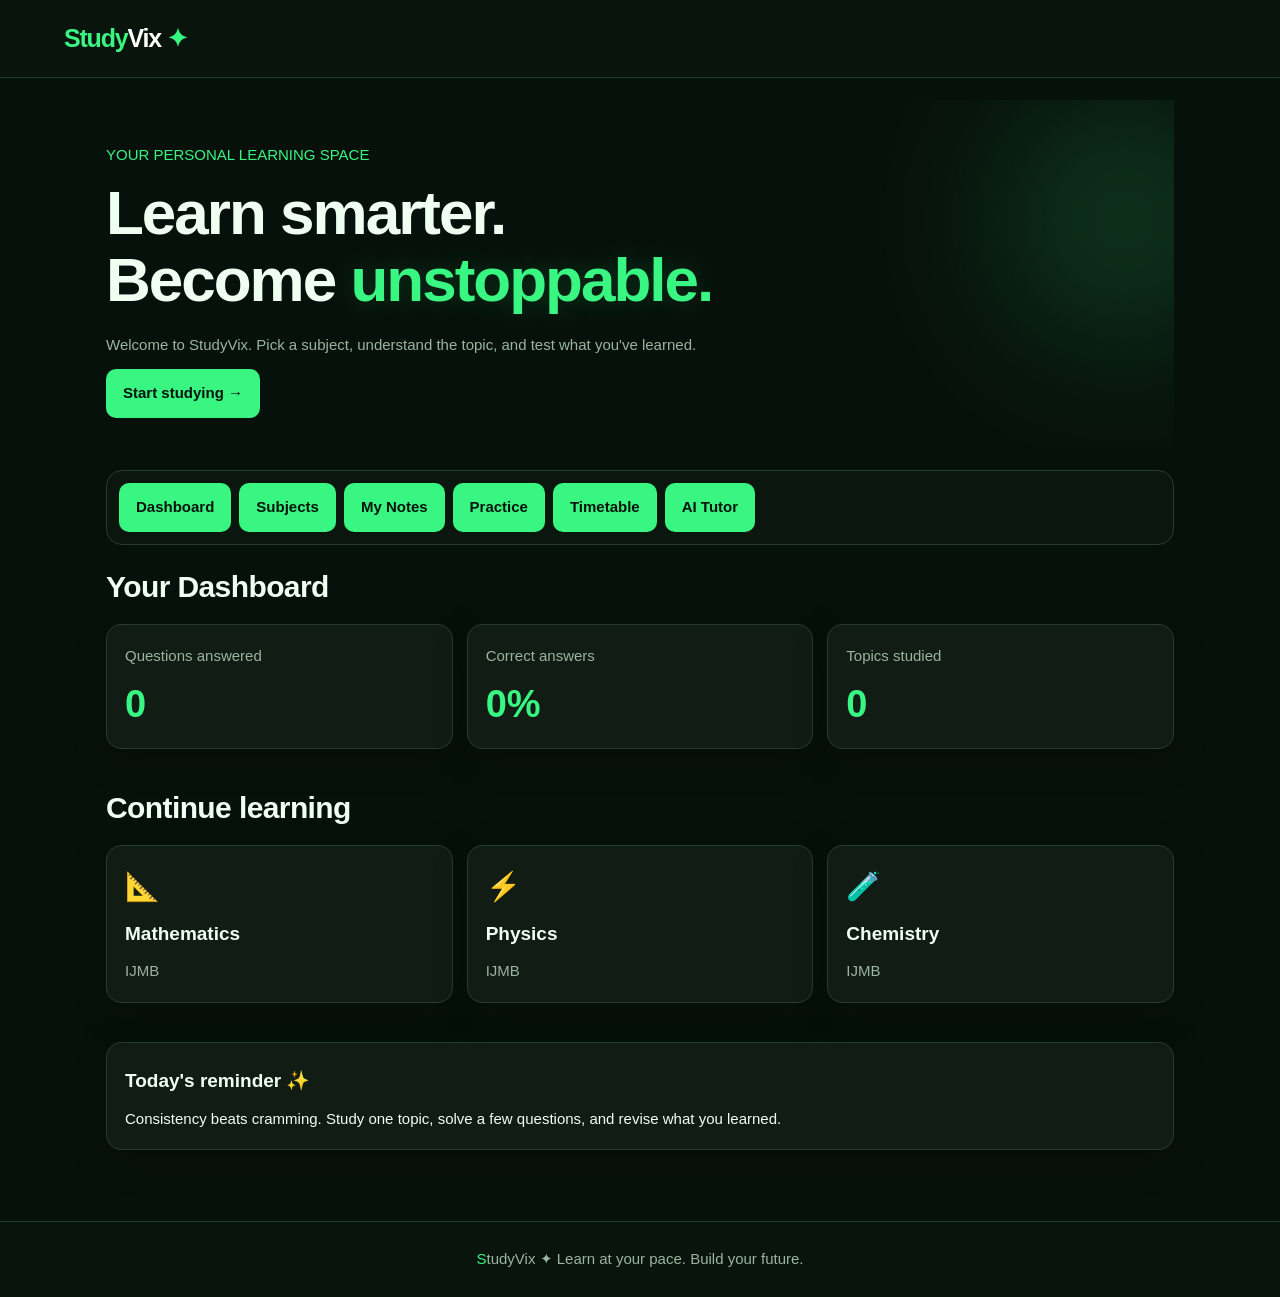
<file: index.html>
<!DOCTYPE html>
<html lang="en">
<head><link rel="stylesheet" href="style.css">
<meta charset="UTF-8">
<meta name="viewport" content="width=device-width, initial-scale=1">
<title>StudyVix | IJMB & JAMB</title>
<style>
:root{--bg:#07110b;--card:#101c14;--green:#39f582;--text:#effff2;--muted:#9bb5a1}
*{box-sizing:border-box}
body{margin:0;background:var(--bg);color:var(--text);font-family:Arial,sans-serif}
header{padding:18px 5%;display:flex;justify-content:space-between;align-items:center;background:#09140c;border-bottom:1px solid #263c2d;position:sticky;top:0}
.logo{font-size:25px;font-weight:900;color:var(--green)}
.logo span{color:white}
main{max-width:1100px;margin:auto;padding:22px 16px}
h1{font-size:clamp(30px,5vw,48px)}
h1 span{color:var(--green)}
p{line-height:1.7}
.muted{color:var(--muted)}
button{padding:12px 15px;border:0;border-radius:10px;background:var(--green);color:#06130a;font-weight:bold;cursor:pointer}
input,select,textarea{width:100%;padding:12px;margin:6px 0 12px;background:#08130b;border:1px solid #263c2d;border-radius:9px;color:white}
.grid{display:grid;grid-template-columns:repeat(auto-fit,minmax(220px,1fr));gap:14px}
.card{background:var(--card);border:1px solid #263c2d;border-radius:15px;padding:18px;margin-bottom:14px}
.nav{display:flex;gap:8px;flex-wrap:wrap;margin:22px 0}
.nav button{background:#15251a;color:white}
.page{display:none}.page.active{display:block}
.subject{cursor:pointer}.subject:hover{border-color:var(--green)}
.small{font-size:13px;color:var(--muted)}
.answer{display:block;width:100%;text-align:left;margin:8px 0;background:#15251a;color:white;border:1px solid #263c2d}
.green{color:var(--green)}
.hidden{display:none}
footer{text-align:center;padding:25px;color:var(--muted)}
</style>
</head>
<body>
<header>
<div class="logo">Study<span>Vix</span> ✦</div>
</header>

<main>
<section id="welcome">
<p class="green">YOUR PERSONAL LEARNING SPACE</p>
<h1>Learn smarter.<br>Become <span>unstoppable.</span></h1>
<p class="muted">Your IJMB and JAMB study companion. Understand topics, take quizzes, organize your classes, and track your progress.</p>
<button onclick="showPage('subjects')">Start studying →</button>
</section>

<div class="nav">
<button onclick="showPage('dashboard')">Dashboard</button>
<button onclick="showPage('subjects')">Subjects</button>
<button onclick="showPage('notes')">My Notes</button>
<button onclick="showPage('practice')">Practice</button>
<button onclick="showPage('timetable')">Timetable</button>
<button onclick="showPage('tutor')">AI Tutor</button>
</div>

<section id="dashboard" class="page active">
<h2>Your Dashboard</h2>
<div class="grid">
<div class="card"><p class="muted">Questions answered</p><h1 class="green" id="answered">0</h1></div>
<div class="card"><p class="muted">Correct answers</p><h1 class="green" id="accuracy">0%</h1></div>
<div class="card"><p class="muted">Topics studied</p><h1 class="green" id="studied">0</h1></div>
</div>
<h2>Continue learning</h2>
<div id="quickSubjects" class="grid"></div>
<div class="card"><h3>Today's reminder ✨</h3><p>Consistency beats cramming. Study one topic, solve a few questions, and revise what you learned.</p></div>
</section>

<section id="subjects" class="page">
<h2>Subject Library</h2>
<input id="search" placeholder="Search subjects..." oninput="renderSubjects()">
<select id="filter" onchange="renderSubjects()">
<option value="All">All subjects</option><option>IJMB</option><option>JAMB</option>
</select>
<div id="subjectGrid" class="grid"></div>
</section>

<section id="lesson" class="page">
<button onclick="showPage('subjects')">← Back</button>
<div class="card"><p class="green" id="lessonSubject"></p><h2 id="lessonTitle"></h2><article id="lessonBody"></article>
<button onclick="markStudied()">Mark as studied ✓</button>
<button onclick="saveLessonNote()">Save to notes</button>
<button onclick="showPage('practice')">Practice questions</button></div>
</section>

<section id="notes" class="page">
<h2>My Notes 📝</h2>
<div class="card">
<label>Title</label><input id="noteTitle" placeholder="e.g. Motion revision">
<label>Subject</label><select id="noteSubject"></select>
<label>Notes</label><textarea id="noteBody" rows="7" placeholder="Write your notes here..."></textarea>
<button onclick="saveNote()">Save note</button>
<button onclick="exportNotes()">Export notes</button>
</div>
<div id="noteList"></div>
</section>

<section id="practice" class="page">
<h2>Practice Arena 🎯</h2>
<div class="card">
<label>Subject</label><select id="quizSubject"></select>
<label>Difficulty</label><select id="difficulty"><option value="all">Mixed</option><option value="easy">Beginner</option><option value="hard">Advanced</option></select>
<button onclick="startQuiz()">Start practice</button>
</div>
<div class="card hidden" id="quizBox">
<p class="small" id="quizCount"></p><h3 id="question"></h3><div id="options"></div>
<p id="feedback"></p><button id="next" class="hidden" onclick="nextQuestion()">Next question →</button>
</div>
<div class="card hidden" id="result"></div>
</section>

<section id="timetable" class="page">
<h2>My Study Timetable 🗓️</h2>
<div class="card">
<label>Session name</label><input id="sessionName" placeholder="Physics revision">
<label>Subject</label><select id="timeSubject"></select>
<label>Day</label><select id="day"><option>Monday</option><option>Tuesday</option><option>Wednesday</option><option>Thursday</option><option>Friday</option><option>Saturday</option><option>Sunday</option></select>
<div class="grid"><div><label>Start</label><input id="startTime" type="time" value="20:00"></div><div><label>End</label><input id="endTime" type="time" value="21:00"></div></div>
<button onclick="addSession()">Add session</button>
</div>
<div id="sessionList"></div>
</section>

<section id="tutor" class="page">
<h2>StudyVix Tutor ✦</h2>
<div class="card">
<p class="muted">Prepare a question for an AI tutor. This opens ChatGPT separately. Integrated AI requires a secure backend connection.</p>
<label>Subject</label><select id="tutorSubject"></select>
<label>What do you want to learn?</label><textarea id="tutorQuestion" rows="4" placeholder="Explain waves in simple terms and give examples from easy to difficult."></textarea>
<label>Learning style</label><select id="tutorStyle"><option>Explain step by step</option><option>Give worked examples</option><option>Quiz me one question at a time</option><option>Summarize important points and formulas</option><option>Prepare me for IJMB</option><option>Prepare me for JAMB</option></select>
<button onclick="askTutor()">Ask AI Tutor ↗</button>
</div>
</section>

<section id="settings" class="page">
<h2>Settings ⚙</h2>
<div class="card">
<label>Your name</label><input id="username" placeholder="Enter your name">
<button onclick="saveName()">Save name</button>
<p class="small">Your study progress is saved in this browser. Cloud login and multi-device syncing require Supabase configuration.</p>
<button onclick="downloadData()">Export my data</button>
<button onclick="resetData()">Reset all study data</button>
</div>
</section>
</main>
<footer>StudyVix ✦ Learn at your pace. Build your future.</footer>

<script>
const subjects=[
{id:"Mathematics",exam:"IJMB",icon:"📐",topics:["Functions","Differentiation","Integration"]},
{id:"Physics",exam:"IJMB",icon:"⚡",topics:["Motion","Newton's Laws","Waves","Electricity"]},
{id:"Chemistry",exam:"IJMB",icon:"🧪",topics:["Atomic Structure","Chemical Bonding","Mole Calculations"]},
{id:"Biology",exam:"JAMB",icon:"🌱",topics:["Cell Biology","Genetics","Ecology"]},
{id:"English Language",exam:"JAMB",icon:"📖",topics:["Grammar","Comprehension","Vocabulary"]},
{id:"Economics",exam:"JAMB",icon:"📊",topics:["Demand and Supply","Markets","Inflation"]},
{id:"Geography",exam:"JAMB",icon:"🌍",topics:["Weather","Climate","Map Reading"]}
];

const lessons={
"Motion":`<h3>What is motion?</h3><p>Motion is a change in an object's position over time.</p><h3>Speed</h3><p>Average speed = total distance ÷ total time.</p><h3>Velocity</h3><p>Average velocity = displacement ÷ time. Velocity includes direction.</p><h3>Acceleration</h3><p>Acceleration is the rate of change of velocity.</p><p class="green">a = (v − u) / t</p><p>u is initial velocity, v is final velocity, and t is time.</p><h3>Equations of motion</h3><p>v = u + at</p><p>s = ut + ½at²</p><p>v² = u² + 2as</p><h3>Example</h3><p>A car starts from rest and accelerates at 2 m/s² for 5 seconds.</p><p>v = u + at = 0 + (2 × 5) = <b>10 m/s</b>.</p>`,
"Newton's Laws":`<h3>First law</h3><p>An object remains at rest or moves at constant velocity unless a resultant external force acts on it. This is the law of inertia.</p><h3>Second law</h3><p>The resultant force for constant mass is force = mass × acceleration.</p><p class="green">F = ma</p><h3>Third law</h3><p>Every action has an equal and opposite reaction. The forces act on different objects.</p><h3>Example</h3><p>A 4 kg object accelerates at 3 m/s². F = 4 × 3 = <b>12 N</b>.</p>`,
"Waves":`<h3>Wave basics</h3><p>A wave transfers energy from one place to another. Mechanical waves need a medium; electromagnetic waves can travel through a vacuum.</p><h3>Types</h3><p>Transverse waves vibrate perpendicular to the direction of travel. Longitudinal waves vibrate parallel to it.</p><h3>Wave equation</h3><p class="green">v = fλ</p><p>Wave speed = frequency × wavelength. Frequency is measured in hertz and wavelength in metres.</p>`,
"Electricity":`<h3>Electric current</h3><p>Current is the rate of flow of electric charge.</p><p class="green">I = Q/t</p><h3>Ohm's law</h3><p>For a conductor at constant temperature, voltage is proportional to current.</p><p class="green">V = IR</p><p>Voltage is in volts, current in amperes, and resistance in ohms.</p>`,
"Functions":`<h3>What is a function?</h3><p>A function assigns each allowed input exactly one output.</p><p>If f(x) = 2x + 3, then f(4) = 2(4) + 3 = 11.</p><h3>Domain and range</h3><p>The domain is the set of allowed inputs. The range is the set of resulting outputs.</p>`,
"Differentiation":`<h3>Meaning</h3><p>Differentiation finds the rate of change of a function. Geometrically, it gives the gradient of a curve at a point.</p><h3>Power rule</h3><p class="green">d/dx (xⁿ) = nxⁿ⁻¹</p><p>Example: if y = x³, dy/dx = 3x².</p>`,
"Integration":`<h3>Meaning</h3><p>Integration can find accumulated quantities and areas. It reverses differentiation, up to a constant.</p><p class="green">∫xⁿ dx = xⁿ⁺¹/(n+1) + C</p><p>For n ≠ −1. Example: ∫x² dx = x³/3 + C.</p>`,
"Atomic Structure":`<h3>Atoms</h3><p>An atom contains protons and neutrons in the nucleus, with electrons around the nucleus.</p><ul><li>Proton: positive charge</li><li>Neutron: no electric charge</li><li>Electron: negative charge</li></ul><p>Atomic number = number of protons. Mass number = protons + neutrons.</p>`,
"Chemical Bonding":`<h3>Ionic bonding</h3><p>Ionic bonds form through electron transfer and electrostatic attraction between oppositely charged ions.</p><h3>Covalent bonding</h3><p>Covalent bonds form when atoms share pairs of electrons.</p><h3>Metallic bonding</h3><p>Positive metal ions are attracted to delocalized electrons.</p>`,
"Mole Calculations":`<h3>The mole</h3><p>A mole contains approximately 6.022 × 10²³ specified particles.</p><p class="green">Number of moles = mass / molar mass</p><p>Always use consistent units and check the chemical formula.</p>`,
"Cell Biology":`<h3>Cells</h3><p>The cell is the basic structural and functional unit of life.</p><p>Plant and animal cells have a cell membrane, cytoplasm, and nucleus. Plant cells also typically have a cellulose cell wall, chloroplasts in photosynthetic tissues, and a large central vacuole.</p>`,
"Genetics":`<h3>Basic genetics</h3><p>Genes are DNA sequences that influence inherited characteristics. Different versions of a gene are called alleles.</p><p>Genotype describes genetic makeup; phenotype describes observable characteristics influenced by genes and environment.</p>`,
"Ecology":`<h3>Ecology</h3><p>Ecology studies relationships between organisms and their environment.</p><p>A food chain shows energy transfer between organisms. Producers make organic food, while consumers obtain energy by feeding on other organisms.</p>`,
"Grammar":`<h3>Parts of speech</h3><p>Nouns name people, places, things, or ideas. Verbs express actions or states. Adjectives describe nouns, while adverbs modify verbs, adjectives, or other adverbs.</p><h3>Subject-verb agreement</h3><p>A singular subject generally takes a singular verb in the present tense: “She reads.” A plural subject takes a plural verb: “They read.”</p>`,
"Comprehension":`<h3>Reading comprehension</h3><p>Read the passage carefully, identify its main idea, and distinguish facts from opinions.</p><p>Use evidence from the passage to answer questions. For vocabulary questions, use the surrounding context rather than guessing from memory alone.</p>`,
"Vocabulary":`<h3>Vocabulary building</h3><p>Learn a word's meaning, pronunciation, spelling, and use in a sentence. Study synonyms, antonyms, and context clues.</p>`,
"Demand and Supply":`<h3>Demand</h3><p>Demand is the quantity consumers are willing and able to buy at different prices over a period.</p><h3>Supply</h3><p>Supply is the quantity producers are willing and able to offer at different prices.</p><p>Other things equal, a higher price usually reduces quantity demanded and increases quantity supplied.</p>`,
"Markets":`<h3>Markets</h3><p>A market is an arrangement through which buyers and sellers exchange goods or services. Market structures include perfect competition, monopoly, monopolistic competition, and oligopoly.</p>`,
"Inflation":`<h3>Inflation</h3><p>Inflation is a sustained rise in the general price level. It reduces the purchasing power of money.</p><p>Possible causes include rising production costs and increased aggregate demand.</p>`,
"Weather":`<h3>Weather</h3><p>Weather describes short-term atmospheric conditions, including temperature, rainfall, wind, humidity, and cloud cover.</p>`,
"Climate":`<h3>Climate</h3><p>Climate describes long-term patterns of weather in a region, usually assessed over decades.</p>`,
"Map Reading":`<h3>Map skills</h3><p>A map scale relates distances on a map to actual ground distances. A map key explains symbols. Contour lines join places of equal elevation.</p>`
};

const questions=[
{subject:"Physics",topic:"Motion",level:"easy",q:"A car travels 100 m in 20 seconds. What is its average speed?",o:["2 m/s","5 m/s","20 m/s","2000 m/s"],a:1,e:"Speed = distance ÷ time = 100 ÷ 20 = 5 m/s."},
{subject:"Physics",topic:"Motion",level:"easy",q:"What is the SI unit of acceleration?",o:["m/s","m/s²","kg","N"],a:1,e:"Acceleration is measured in metres per second squared (m/s²)."},
{subject:"Physics",topic:"Newton's Laws",level:"easy",q:"Which equation expresses Newton's second law for constant mass?",o:["F = ma","V = IR","P = IV","v = fλ"],a:0,e:"The resultant force equals mass multiplied by acceleration."},
{subject:"Physics",topic:"Waves",level:"easy",q:"Which equation relates wave speed, frequency, and wavelength?",o:["F = ma","v = fλ","I = Q/t","W = mg"],a:1,e:"Wave speed equals frequency multiplied by wavelength."},
{subject:"Physics",topic:"Electricity",level:"easy",q:"A 2 Ω resistor has a current of 3 A. What is the voltage?",o:["1.5 V","5 V","6 V","9 V"],a:2,e:"V = IR = 3 × 2 = 6 V."},
{subject:"Mathematics",topic:"Functions",level:"easy",q:"If f(x) = 2x + 3, find f(4).",o:["8","10","11","14"],a:2,e:"Substitute x = 4: 2(4) + 3 = 11."},
{subject:"Mathematics",topic:"Differentiation",level:"easy",q:"Differentiate y = x³ with respect to x.",o:["x²","2x","3x²","3x"],a:2,e:"Using the power rule, d(x³)/dx = 3x²."},
{subject:"Mathematics",topic:"Integration",level:"easy",q:"Find ∫2x dx.",o:["2 + C","x² + C","2x² + C","x + C"],a:1,e:"Increase the power by one and divide by the new power: x² + C."},
{subject:"Chemistry",topic:"Atomic Structure",level:"easy",q:"Which subatomic particle has a negative charge?",o:["Proton","Neutron","Electron","Nucleus"],a:2,e:"Electrons carry negative electric charge."},
{subject:"Chemistry",topic:"Mole Calculations",level:"easy",q:"How many moles are in 18 g of water? Molar mass = 18 g/mol.",o:["0.5 mol","1 mol","2 mol","18 mol"],a:1,e:"Moles = mass ÷ molar mass = 18 ÷ 18 = 1 mol."},
{subject:"Biology",topic:"Cell Biology",level:"easy",q:"What is the basic structural unit of life?",o:["Organ","Tissue","Cell","Organ system"],a:2,e:"The cell is the basic structural and functional unit of life."},
{subject:"Economics",topic:"Demand and Supply",level:"easy",q:"Other things being equal, what usually happens to quantity demanded when price rises?",o:["It rises","It falls","It never changes","Supply disappears"],a:1,e:"The law of demand states that quantity demanded usually falls as price rises, all else equal."},
{subject:"Geography",topic:"Climate",level:"easy",q:"Climate describes weather patterns over what kind of period?",o:["A few seconds","A single minute","A long period","Only one afternoon"],a:2,e:"Climate describes long-term patterns of weather, usually measured over decades."},
{subject:"English Language",topic:"Grammar",level:"easy",q:"Choose the grammatically correct sentence.",o:["She go to school.","She goes to school.","She going school.","She gone to school every day."],a:1,e:"In the simple present, a third-person singular subject takes 'goes'."},
{subject:"Physics",topic:"Motion",level:"hard",q:"A body starts from rest and accelerates at 3 m/s² for 4 s. How far does it travel?",o:["12 m","16 m","24 m","48 m"],a:2,e:"s = ut + ½at² = 0 + 0.5 × 3 × 16 = 24 m."},
{subject:"Physics",topic:"Newton's Laws",level:"hard",q:"A net force of 20 N acts on a 5 kg body. Find its acceleration.",o:["2 m/s²","4 m/s²","15 m/s²","100 m/s²"],a:1,e:"a = F/m = 20/5 = 4 m/s²."},
{subject:"Mathematics",topic:"Differentiation",level:"hard",q:"If y = 3x² + 2x, what is dy/dx?",o:["3x + 2","6x + 2","6x² + 2","6x"],a:1,e:"Differentiate each term: 3x² becomes 6x and 2x becomes 2."},
{subject:"Chemistry",topic:"Mole Calculations",level:"hard",q:"How many moles are in 44 g of CO₂? Molar mass = 44 g/mol.",o:["0.5 mol","1 mol","2 mol","44 mol"],a:1,e:"Moles = 44/44 = 1 mol."}
];

let data=loadData(),activeTopic=null,quizList=[],qi=0,score=0,answered=false;

function loadData(){try{return JSON.parse(localStorage.getItem("studyvix_data"))||{notes:[],sessions:[],done:[],answered:0,correct:0,name:"",streak:0}}catch(e){return {notes:[],sessions:[],done:[],answered:0,correct:0,name:"",streak:0}}}
function persist(){localStorage.setItem("studyvix_data",JSON.stringify(data));updateStats()}
function toast(t){let e=document.getElementById("toast");if(!e){e=document.createElement("div");e.id="toast";document.body.appendChild(e)}e.textContent=t;e.style.cssText="position:fixed;bottom:18px;left:50%;transform:translateX(-50%);background:#173722;color:white;padding:12px 18px;border:1px solid #39f582;border-radius:12px;z-index:20";setTimeout(()=>e.style.display="none",2600)}
function showPage(id){document.querySelectorAll(".page").forEach(p=>p.classList.remove("active"));let page=document.getElementById(id);if(page)page.classList.add("active");if(id==="subjects")renderSubjects();if(id==="notes")renderNotes();if(id==="timetable")renderSessions();if(id==="dashboard")renderDashboard();if(id==="practice")document.getElementById("quizBox").classList.add("hidden");document.getElementById("welcome").style.display=id==="dashboard"?"block":"none";window.scrollTo(0,0)}
function renderSubjects(){let q=(document.getElementById("search")?.value||"").toLowerCase(),f=document.getElementById("filter")?.value||"All";let list=subjects.filter(s=>(f==="All"||s.exam===f)&&(s.id+" "+s.topics.join(" ")).toLowerCase().includes(q));document.getElementById("subjectGrid").innerHTML=list.map(s=>`<div class="card subject" onclick="openSubject('${s.id}')"><div style="font-size:30px">${s.icon}</div><span class="small">${s.exam}</span><h3>${s.id}</h3><p class="muted">${s.topics.length} starter topics</p><button>Explore topics →</button></div>`).join("")||"<p>No subjects found.</p>"}
function openSubject(id){let s=subjects.find(x=>x.id===id);if(!s)return;showPage("subjects");let old=document.getElementById("subjectGrid");old.innerHTML=`<div class="card"><button onclick="renderSubjects()">← All subjects</button><h2>${s.icon} ${s.id}</h2><p>${s.exam} • Starter topic library</p>${s.topics.map(t=>`<button class="answer" onclick="openLesson('${s.id}','${t.replace(/'/g,"\\'")}')">${t} →</button>`).join("")}</div>`}
function openLesson(subject,topic){activeTopic={subject,topic};document.getElementById("lessonSubject").textContent=subject;document.getElementById("lessonTitle").textContent=topic;document.getElementById("lessonBody").innerHTML=lessons[topic]||`<h3>Topic overview</h3><p>This topic is listed in your StudyVix starter library. Build your revision notes by adding the key definitions, formulas, worked examples, and exam points from your lecture materials.</p><p>Use the AI Tutor to request a complete explanation and practice set for this topic.</p>`;showPage("lesson")}
function markStudied(){let k=activeTopic.subject+":"+activeTopic.topic;if(!data.done.includes(k))data.done.push(k);persist();toast("Topic marked as studied!")}
function saveLessonNote(){document.getElementById("noteTitle").value=activeTopic.topic;document.getElementById("noteSubject").value=activeTopic.subject;document.getElementById("noteBody").value=(lessons[activeTopic.topic]||"").replace(/<[^>]+>/g," ").trim();showPage("notes")}
function renderDashboard(){document.getElementById("quickSubjects").innerHTML=subjects.slice(0,3).map(s=>`<div class="card subject" onclick="openSubject('${s.id}')"><span style="font-size:28px">${s.icon}</span><h3>${s.id}</h3><p class="muted">${s.exam}</p></div>`).join("");document.getElementById("welcome").querySelector("p.muted").textContent=(data.name?"Welcome back, "+data.name+"! ":"Welcome to StudyVix. ")+"Pick a subject, understand the topic, and test what you've learned.";document.getElementById("username").value=data.name||"";updateStats()}
function updateStats(){let e=document.getElementById("answered");if(!e)return;e.textContent=data.answered;document.getElementById("accuracy").textContent=data.answered?Math.round(data.correct/data.answered*100)+"%":"0%";document.getElementById("studied").textContent=data.done.length}
function saveNote(){let title=document.getElementById("noteTitle").value.trim(),body=document.getElementById("noteBody").value.trim();if(!title||!body)return toast("Enter a title and some notes first.");data.notes.unshift({id:Date.now(),title,subject:document.getElementById("noteSubject").value,body});persist();renderNotes();toast("Note saved!")}
function renderNotes(){document.getElementById("noteList").innerHTML=data.notes.map(n=>`<div class="card"><span class="small">${n.subject}</span><h3>${escapeHTML(n.title)}</h3><p style="white-space:pre-wrap">${escapeHTML(n.body)}</p><button onclick="deleteNote(${n.id})">Delete note</button></div>`).join("")||'<p class="muted">No notes yet. Create your first note above.</p>'}
function deleteNote(id){data.notes=data.notes.filter(n=>n.id!==id);persist();renderNotes()}
function exportNotes(){download("studyvix-notes.txt",data.notes.map(n=>n.title+" ("+n.subject+")\n"+n.body).join("\n\n---\n\n"))}
function addSession(){let title=document.getElementById("sessionName").value.trim();if(!title)return toast("Give your session a name.");let start=document.getElementById("startTime").value,end=document.getElementById("endTime").value;if(start>=end)return toast("End time must be later than start time.");data.sessions.push({id:Date.now(),title,subject:document.getElementById("timeSubject").value,day:document.getElementById("day").value,start,end});persist();renderSessions();toast("Study session added!")}
function renderSessions(){let days=["Monday","Tuesday","Wednesday","Thursday","Friday","Saturday","Sunday"];document.getElementById("sessionList").innerHTML=days.map(day=>{let list=data.sessions.filter(s=>s.day===day).sort((a,b)=>a.start.localeCompare(b.start));return list.length?`<div class="card"><h3>${day}</h3>${list.map(s=>`<p><b>${s.start}–${s.end}</b> · ${escapeHTML(s.title)} <span class="muted">(${s.subject})</span> <button onclick="deleteSession(${s.id})">×</button></p>`).join("")}</div>`:""}).join("")||'<p class="muted">Your weekly plan is empty. Add a session above.</p>'}
function deleteSession(id){data.sessions=data.sessions.filter(s=>s.id!==id);persist();renderSessions()}
function startQuiz(){let sub=document.getElementById("quizSubject").value,level=document.getElementById("difficulty").value;quizList=questions.filter(q=>(sub==="All"||q.subject===sub)&&(level==="all"||q.level===level));if(!quizList.length){toast("No questions for this selection yet. Try Mixed difficulty.");return}quizList.sort(()=>Math.random()-.5);qi=0;score=0;document.getElementById("result").classList.add("hidden");document.getElementById("quizBox").classList.remove("hidden");showQuestion()}
function showQuestion(){answered=false;let q=quizList[qi];document.getElementById("quizCount").textContent=`Question ${qi+1} of ${quizList.length} · ${q.subject}`;document.getElementById("question").textContent=q.q;document.getElementById("feedback").textContent="";document.getElementById("next").classList.add("hidden");document.getElementById("options").innerHTML=q.o.map((o,i)=>`<button class="answer" onclick="chooseAnswer(${i})">${String.fromCharCode(65+i)}. ${o}</button>`).join("")}
function chooseAnswer(i){if(answered)return;answered=true;let q=quizList[qi];data.answered++;if(i===q.a){score++;data.correct++;document.getElementById("feedback").innerHTML=`<span class="green">Correct! ✓</span> ${q.e}`}else document.getElementById("feedback").innerHTML=`<span style="color:#ff8888">Not quite.</span> Correct answer: ${q.o[q.a]}. ${q.e}`;document.querySelectorAll("#options button").forEach((b,j)=>{b.disabled=true;if(j===q.a)b.style.borderColor="#39f582";if(j===i&&i!==q.a)b.style.borderColor="#ff6868"});persist();document.getElementById("next").classList.remove("hidden");document.getElementById("next").textContent=qi===quizList.length-1?"See results →":"Next question →"}
function nextQuestion(){if(!answered)return;if(qi<quizList.length-1){qi++;showQuestion()}else{document.getElementById("quizBox").classList.add("hidden");let r=document.getElementById("result");r.classList.remove("hidden");r.innerHTML=`<h2>Practice complete! 🎉</h2><h1 class="green">${score}/${quizList.length}</h1><p>You scored ${Math.round(score/quizList.length*100)}%.</p><button onclick="startQuiz()">Try again</button>`}}
function askTutor(){let q=document.getElementById("tutorQuestion").value.trim();if(!q)return toast("Enter a topic or question first.");let prompt=`Act as my patient ${document.getElementById("tutorSubject").value} tutor for Nigerian IJMB/JAMB preparation. ${document.getElementById("tutorStyle").value}. Explain clearly, show worked examples, and check my understanding. My question: ${q}`;window.open("https://chatgpt.com/?q="+encodeURIComponent(prompt),"_blank")}
function saveName(){data.name=document.getElementById("username").value.trim();persist();renderDashboard();toast("Profile saved!")}
function exportAllData(){download("studyvix-backup.json",JSON.stringify(data,null,2))}
function download(name,content){let a=document.createElement("a"),u=URL.createObjectURL(new Blob([content],{type:"text/plain;charset=utf-8"}));a.href=u;a.download=name;a.click();URL.revokeObjectURL(u)}
function downloadData(){exportAllData()}
function resetData(){if(confirm("Delete all saved StudyVix notes, sessions, and progress from this browser?")){localStorage.removeItem("studyvix_data");data=loadData();persist();renderDashboard();renderNotes();renderSessions();toast("Local study data reset.")}}
function escapeHTML(s){return String(s).replace(/[&<>"']/g,c=>({"&":"&amp;","<":"&lt;",">":"&gt;",'"':"&quot;","'":"&#39;"}[c]))}

function fillSelects(){let opts=subjects.map(s=>`<option value="${s.id}">${s.id}</option>`).join("");document.getElementById("noteSubject").innerHTML=opts;document.getElementById("timeSubject").innerHTML=opts;document.getElementById("tutorSubject").innerHTML=opts;document.getElementById("quizSubject").innerHTML='<option value="All">All subjects</option>'+opts}
function init(){fillSelects();renderSubjects();renderDashboard();renderNotes();renderSessions();document.getElementById("todayLabel").textContent=new Date().toLocaleDateString(undefined,{weekday:"long",month:"short",day:"numeric"});document.getElementById("cloudStatus").textContent="Offline storage";document.getElementById("settings").querySelector(".small").textContent="Your study progress is saved in this browser. Cloud login and multi-device syncing require Supabase configuration."}
init();
</script>
</body>
</html>
</file>
<file: style.css>
/* =========================================
   STUDYVIX | PROFESSIONAL GREEN UI
   Main stylesheet for the StudyVix website
========================================= */

:root {
  --bg: #07110b;
  --bg-soft: #0b160e;
  --surface: #101c14;
  --surface-hover: #15251a;
  --green: #39f582;
  --green-dark: #16c75a;
  --green-glow: rgba(57, 245, 130, 0.18);
  --text: #effff2;
  --muted: #9bb5a1;
  --border: #263c2d;
  --danger: #ff6868;
  --warning: #ffd166;
  --radius: 16px;
  --transition: 0.25s ease;
  --shadow: 0 10px 35px rgba(0, 0, 0, 0.22);
}

/* RESET */

* {
  box-sizing: border-box;
  margin: 0;
  padding: 0;
}

html {
  scroll-behavior: smooth;
  scroll-padding-top: 90px;
}

body {
  min-height: 100vh;
  background: var(--bg);
  color: var(--text);
  font-family:
    Inter,
    system-ui,
    -apple-system,
    BlinkMacSystemFont,
    "Segoe UI",
    sans-serif;
  font-size: 15px;
  line-height: 1.65;
  overflow-x: hidden;
  -webkit-font-smoothing: antialiased;
}

img,
video {
  max-width: 100%;
  display: block;
}

button,
input,
select,
textarea {
  font: inherit;
}

button {
  cursor: pointer;
}

button:disabled {
  cursor: not-allowed;
  opacity: 0.6;
}

a {
  color: var(--green);
  text-decoration: none;
  transition: color var(--transition);
}

a:hover {
  color: white;
}

::selection {
  background: var(--green);
  color: #06130a;
}

/* SCROLLBAR */

::-webkit-scrollbar {
  width: 7px;
}

::-webkit-scrollbar-track {
  background: var(--bg);
}

::-webkit-scrollbar-thumb {
  background: #284b32;
  border-radius: 20px;
}

::-webkit-scrollbar-thumb:hover {
  background: var(--green-dark);
}

/* HEADER */

header {
  position: sticky;
  top: 0;
  z-index: 100;
  display: flex;
  justify-content: space-between;
  align-items: center;
  gap: 16px;
  padding: 15px 5%;
  background: rgba(9, 20, 12, 0.94);
  border-bottom: 1px solid var(--border);
  backdrop-filter: blur(16px);
  -webkit-backdrop-filter: blur(16px);
}

.logo {
  color: var(--green);
  font-size: 26px;
  font-weight: 900;
  letter-spacing: -1.2px;
  white-space: nowrap;
}

.logo span {
  color: white;
}

header button {
  flex-shrink: 0;
}

/* MAIN LAYOUT */

main {
  width: 100%;
  max-width: 1200px;
  margin: 0 auto;
  padding: 28px 20px;
}

section {
  scroll-margin-top: 90px;
}

.page {
  display: none;
  animation: fadeIn 0.35s ease;
}

.page.active {
  display: block;
}

.hidden {
  display: none !important;
}

@keyframes fadeIn {
  from {
    opacity: 0;
    transform: translateY(8px);
  }

  to {
    opacity: 1;
    transform: translateY(0);
  }
}

/* HERO SECTION */

#welcome {
  position: relative;
  overflow: hidden;
  padding: 42px 0 30px;
}

#welcome::after {
  content: "";
  position: absolute;
  width: 240px;
  height: 240px;
  right: -70px;
  top: 0;
  border-radius: 50%;
  background: var(--green-glow);
  filter: blur(80px);
  pointer-events: none;
}

#welcome > * {
  position: relative;
  z-index: 1;
}

#welcome h1 {
  max-width: 780px;
  margin: 12px 0 18px;
  font-size: clamp(34px, 6vw, 62px);
  line-height: 1.08;
  letter-spacing: -2px;
  font-weight: 900;
}

#welcome h1 span {
  color: var(--green);
  text-shadow: 0 0 28px rgba(57, 245, 130, 0.18);
}

#welcome p {
  max-width: 650px;
}

.green {
  color: var(--green);
}

.muted,
.small {
  color: var(--muted);
}

.small {
  font-size: 13px;
}

/* NAVIGATION */

.nav {
  display: flex;
  flex-wrap: wrap;
  gap: 9px;
  margin: 20px 0 30px;
  padding: 12px;
  background: var(--bg-soft);
  border: 1px solid var(--border);
  border-radius: var(--radius);
}

.nav button {
  padding: 10px 14px;
  color: var(--muted);
  background: transparent;
  border: 1px solid transparent;
  border-radius: 10px;
  font-weight: 700;
  transition: all var(--transition);
}

.nav button:hover,
.nav button:focus-visible {
  color: var(--green);
  background: var(--surface-hover);
  border-color: var(--border);
}

.nav button:active {
  transform: scale(0.97);
}

/* BUTTONS */

button {
  transition:
    background var(--transition),
    color var(--transition),
    border-color var(--transition),
    transform var(--transition),
    box-shadow var(--transition);
}

main button {
  min-height: 42px;
}

main button:not(.answer) {
  padding: 11px 16px;
  border: 1px solid transparent;
  border-radius: 10px;
  background: var(--green);
  color: #06130a;
  font-weight: 800;
}

main button:not(.answer):hover {
  background: #69ffa0;
  box-shadow: 0 0 20px rgba(57, 245, 130, 0.16);
  transform: translateY(-1px);
}

main button:not(.answer):active {
  transform: scale(0.98);
}

button.secondary {
  color: var(--text);
  background: var(--surface-hover);
  border: 1px solid var(--border);
}

button.secondary:hover {
  color: var(--green);
  border-color: var(--green);
}

button.danger {
  color: #ffb5b5;
  background: #401a1a;
  border-color: #672c2c;
}

/* HEADINGS */

h1,
h2,
h3,
h4 {
  line-height: 1.3;
  overflow-wrap: anywhere;
}

h2 {
  margin: 10px 0 18px;
  font-size: clamp(23px, 4vw, 30px);
  letter-spacing: -0.6px;
}

h3 {
  margin: 8px 0 12px;
  font-size: 19px;
}

h4 {
  margin: 8px 0;
  font-size: 16px;
}

p {
  margin-bottom: 12px;
}

/* CARDS */

.card {
  min-width: 0;
  padding: 20px;
  margin-bottom: 15px;
  background: linear-gradient(
    145deg,
    var(--surface),
    #0c1710
  );
  border: 1px solid var(--border);
  border-radius: var(--radius);
  box-shadow: var(--shadow);
  transition:
    border-color var(--transition),
    transform var(--transition),
    background var(--transition);
}

.card h1,
.card h2,
.card h3 {
  color: var(--text);
}

.card p:last-child {
  margin-bottom: 0;
}

/* GRIDS */

.grid {
  display: grid;
  grid-template-columns: repeat(3, minmax(0, 1fr));
  gap: 15px;
  margin: 15px 0 25px;
}

.grid > * {
  min-width: 0;
}

/* SUBJECT CARDS */

.subject {
  position: relative;
  overflow: hidden;
  cursor: pointer;
}

.subject:hover {
  border-color: var(--green);
  transform: translateY(-4px);
  box-shadow: 0 12px 30px rgba(57, 245, 130, 0.08);
}

.subject h3 {
  margin-top: 12px;
}

.subject .icon {
  font-size: 32px;
}

/* STATISTICS */

#dashboard .grid .card {
  position: relative;
  overflow: hidden;
}

#dashboard .grid .card h1,
#dashboard .grid .card .green {
  color: var(--green);
  font-size: clamp(28px, 4vw, 38px);
  font-weight: 900;
}

#dashboard .grid .card p {
  color: var(--muted);
}

/* FORMS */

label {
  display: block;
  margin: 12px 0 5px;
  color: var(--muted);
  font-size: 13px;
  font-weight: 700;
}

input,
select,
textarea {
  width: 100%;
  min-width: 0;
  padding: 12px 13px;
  color: var(--text);
  background: #08130b;
  border: 1px solid var(--border);
  border-radius: 10px;
  outline: none;
  transition:
    border-color var(--transition),
    box-shadow var(--transition);
}

input::placeholder,
textarea::placeholder {
  color: #6f8975;
}

input:focus,
select:focus,
textarea:focus {
  border-color: var(--green);
  box-shadow: 0 0 0 3px rgba(57, 245, 130, 0.09);
}

select {
  cursor: pointer;
}

select option {
  background: var(--surface);
  color: var(--text);
}

textarea {
  resize: vertical;
  min-height: 100px;
  line-height: 1.7;
}

input[type="time"],
input[type="date"] {
  color-scheme: dark;
}

/* SEARCH */

#search {
  margin-bottom: 12px;
}

#search:focus {
  box-shadow: 0 0 0 3px rgba(57, 245, 130, 0.1);
}

/* TAGS */

.tag {
  display: inline-block;
  padding: 5px 10px;
  margin: 3px;
  color: var(--green);
  background: rgba(57, 245, 130, 0.09);
  border: 1px solid rgba(57, 245, 130, 0.18);
  border-radius: 8px;
  font-size: 12px;
  font-weight: 800;
}

/* LESSON CONTENT */

#lessonBody {
  color: #d9eadd;
  line-height: 1.9;
  overflow-wrap: anywhere;
}

#lessonBody h3 {
  margin-top: 24px;
  color: var(--green);
}

#lessonBody p {
  margin: 12px 0;
}

#lessonBody ul,
#lessonBody ol {
  padding-left: 23px;
  margin: 12px 0;
}

#lessonBody li {
  margin: 7px 0;
}

#lessonBody strong,
#lessonBody b {
  color: white;
}

#lessonBody .green {
  color: var(--green);
  font-weight: 800;
}

/* QUIZ */

#quizBox {
  margin-top: 20px;
}

#question {
  margin: 20px 0;
  font-size: clamp(18px, 3vw, 23px);
  font-weight: 750;
  line-height: 1.6;
}

.answer {
  display: block;
  width: 100%;
  min-height: 48px;
  margin: 9px 0;
  padding: 13px 15px;
  color: var(--text);
  text-align: left;
  background: #0a160d;
  border: 1px solid var(--border);
  border-radius: 11px;
}

.answer:hover:not(:disabled) {
  color: var(--green);
  background: var(--surface-hover);
  border-color: var(--green);
}

.answer:disabled {
  opacity: 1;
}

.answer.correct {
  color: var(--green);
  background: #123720;
  border-color: var(--green);
}

.answer.wrong {
  color: #ffb5b5;
  background: #35191a;
  border-color: var(--danger);
}

#feedback {
  margin: 15px 0;
  padding: 12px;
  border-radius: 10px;
  line-height: 1.7;
}

#feedback:empty {
  display: none;
}

#result {
  text-align: center;
}

#result h1 {
  color: var(--green);
  font-size: 48px;
}

/* PROGRESS BARS */

.progressbar {
  width: 100%;
  height: 8px;
  overflow: hidden;
  margin: 12px 0;
  background: #24352a;
  border-radius: 20px;
}

.progressbar div {
  height: 100%;
  width: 0;
  background: var(--green);
  border-radius: 20px;
  transition: width 0.4s ease;
  box-shadow: 0 0 12px var(--green-glow);
}

/* NOTES */

#noteList .card {
  overflow-wrap: anywhere;
}

#noteList .card p {
  white-space: pre-wrap;
  line-height: 1.8;
}

/* TIMETABLE */

#sessionList .card h3 {
  color: var(--green);
}

#sessionList .card p {
  padding: 10px 0;
  border-bottom: 1px solid var(--border);
}

#sessionList .card p:last-child {
  border-bottom: 0;
}

/* AI TUTOR */

#tutor .card {
  max-width: 850px;
}

#tutor textarea {
  min-height: 120px;
}

/* SETTINGS */

#settings .card {
  max-width: 800px;
}

hr {
  margin: 22px 0;
  border: 0;
  border-top: 1px solid var(--border);
}

/* FOOTER */

footer {
  padding: 28px 15px;
  margin-top: 35px;
  color: var(--muted);
  text-align: center;
  border-top: 1px solid var(--border);
  background: #09140c;
}

footer::first-letter {
  color: var(--green);
}

/* ACCESSIBILITY */

button:focus-visible,
a:focus-visible {
  outline: 2px solid var(--green);
  outline-offset: 3px;
}

@media (prefers-reduced-motion: reduce) {
  *,
  *::before,
  *::after {
    scroll-behavior: auto !important;
    animation-duration: 0.01ms !important;
    transition-duration: 0.01ms !important;
  }
}

/* TABLET */

@media (max-width: 850px) {
  header {
    padding: 14px 4%;
  }

  main {
    padding: 22px 16px;
  }

  .grid {
    grid-template-columns: repeat(2, minmax(0, 1fr));
  }

  .nav {
    gap: 7px;
  }

  .nav button {
    padding: 9px 11px;
    font-size: 13px;
  }
}

/* MOBILE */

@media (max-width: 560px) {
  body {
    font-size: 14px;
  }

  header {
    padding: 12px 14px;
  }

  .logo {
    font-size: 23px;
  }

  main {
    padding: 16px 12px;
  }

  #welcome {
    padding: 28px 0 20px;
  }

  #welcome h1 {
    font-size: 36px;
    letter-spacing: -1.3px;
  }

  .grid {
    grid-template-columns: minmax(0, 1fr);
    gap: 10px;
  }

  .card {
    padding: 16px;
    border-radius: 13px;
  }

  .nav {
    display: grid;
    grid-template-columns: repeat(2, minmax(0, 1fr));
    gap: 7px;
    padding: 9px;
  }

  .nav button {
    width: 100%;
    padding: 11px 7px;
    font-size: 13px;
  }

  main button:not(.answer) {
    max-width: 100%;
  }

  input,
  select,
  textarea {
    font-size: 16px;
  }

  #result h1 {
    font-size: 40px;
  }
}

/* SMALL MOBILE */

@media (max-width: 360px) {
  .logo {
    font-size: 20px;
  }

  header {
    gap: 7px;
  }

  main {
    padding: 13px 9px;
  }

  #welcome h1 {
    font-size: 31px;
  }

  .card {
    padding: 13px;
  }

  .nav button {
    font-size: 12px;
  }
}
</file>
